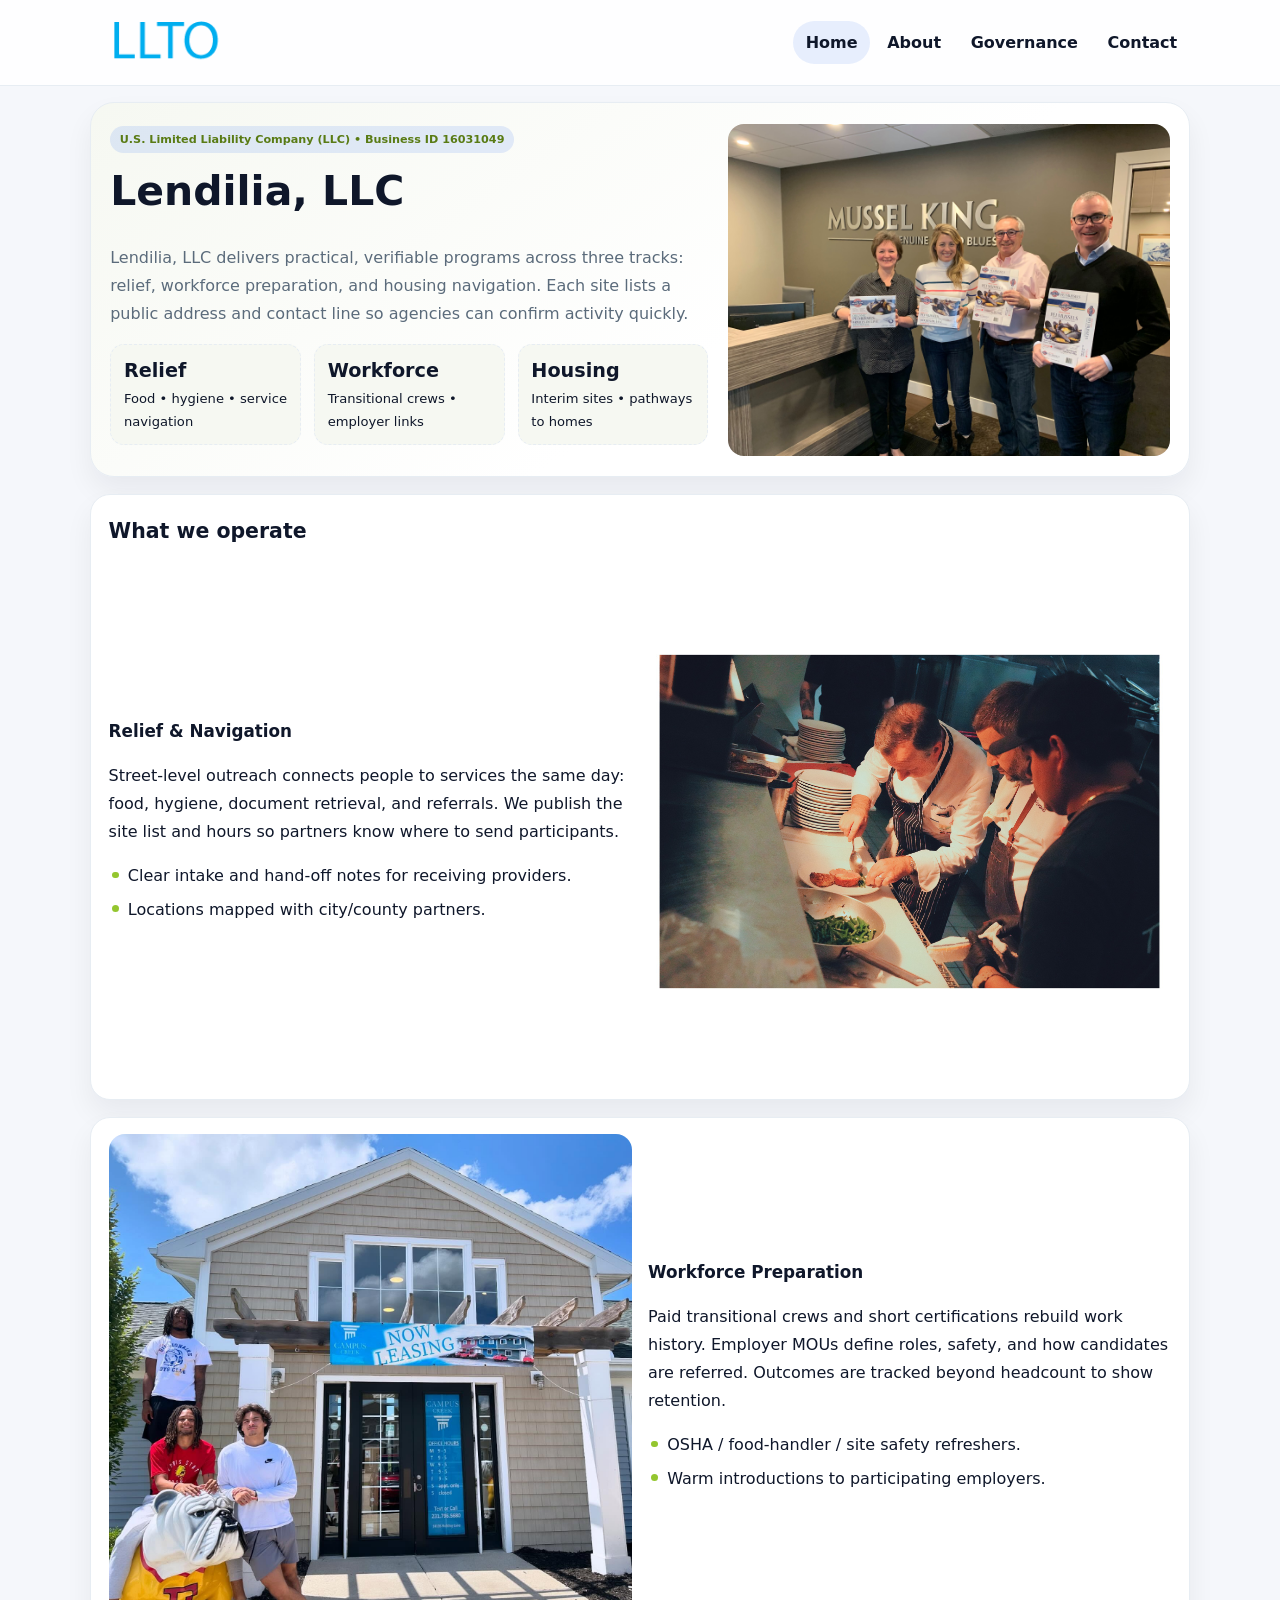
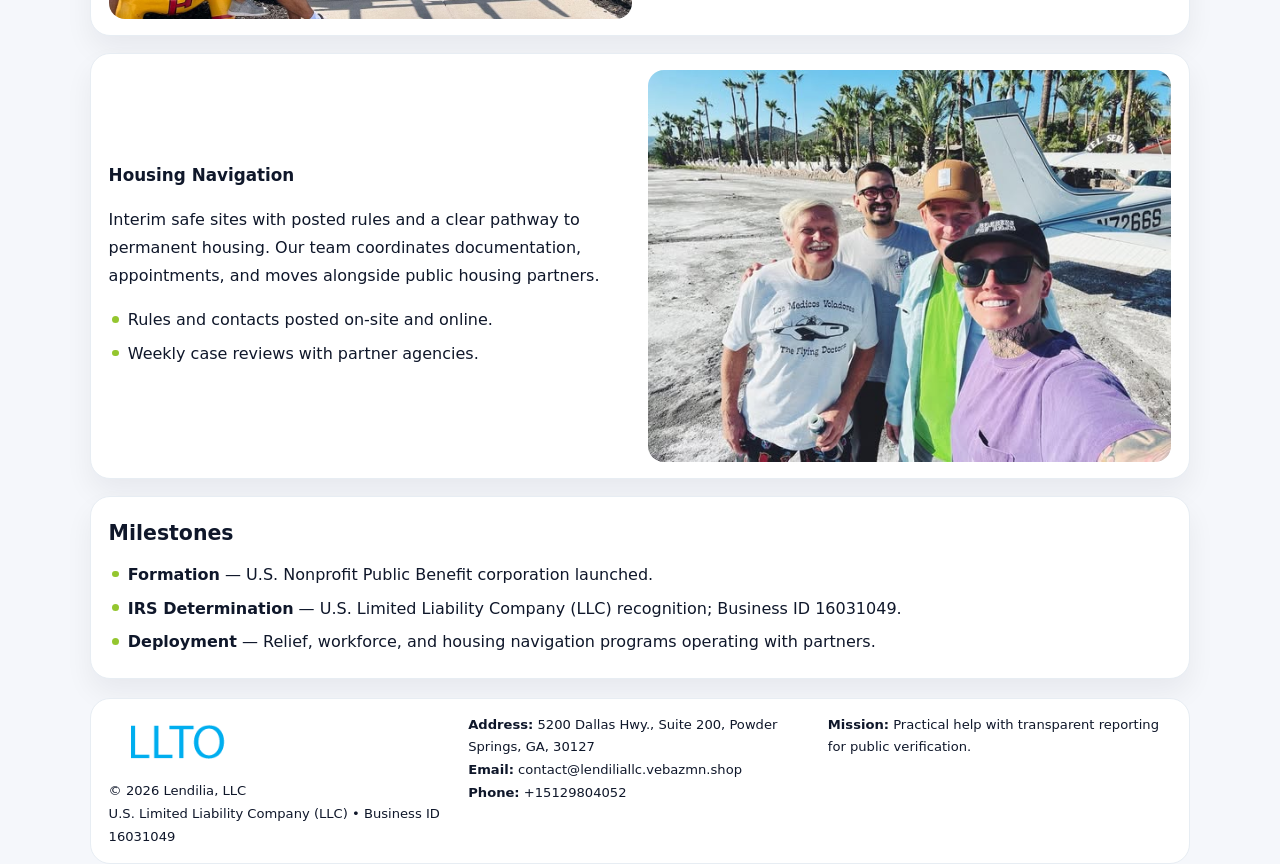
<file: index.html>
<!doctype html><html lang="en"><head>
<meta charset="utf-8">
<meta name="viewport" content="width=device-width,initial-scale=1">
<title>Lendilia, LLC – Nonprofit • 2025</title>
<link rel="stylesheet" href="assets/styles.css">
<link rel="icon" href="images/logo.png">
<meta name="data-ein" content="16031049">
<meta name="data-name" content="Lendilia, LLC">
  <meta name="description" content="Dedicated to community services, education, and direct relief, Lendilia, LLC collaborates with neighbors and partners to deliver practical help and long-term impact.">
</head><body>
<div style="position:absolute;left:-9999px;top:-9999px;opacity:0" data-uniq="{{UNIQUE_BLOB}}">
  <span>Dedicated to community services, education, and direct relief, Lendilia, LLC collaborates with neighbors and partners to deliver practical help and long-term impact.</span><svg width="12" height="12" viewBox="0 0 12 12" xmlns="http://www.w3.org/2000/svg"><circle cx="6" cy="6" r="5" fill="#0f766e"/></svg><img src="images/land.jpg" width="1" height="1" alt="" loading="lazy"/>
</div>

<header class="header">
  <div class="caff7a7eee2">
    <a href="index.html"><img src="images/logo.png" alt=""></a>
    <div class="links">
      <a class="active" href="index.html">Home</a>
      <a href="about.html">About</a>
      <a href="governance.html">Governance</a>
      <a href="contact.html">Contact</a>
    </div>
  </div>
</header>

<section class="mast">
  <div>
    <span class="cd16466a63f">U.S. Limited Liability Company (LLC) • Business ID 16031049</span>
    <h1>Lendilia, LLC</h1>
    <p>Lendilia, LLC delivers practical, verifiable programs across three tracks: relief, workforce preparation, and housing navigation. Each site lists a public address and contact line so agencies can confirm activity quickly.</p>
    <div class="stats">
      <div class="stat"><b>Relief</b><div class="small">Food • hygiene • service navigation</div></div>
      <div class="stat"><b>Workforce</b><div class="small">Transitional crews • employer links</div></div>
      <div class="stat"><b>Housing</b><div class="small">Interim sites • pathways to homes</div></div>
    </div>
  </div>
  <img class="img" src="images/hero.jpg" alt="Program hero">
</section>

<section class="section panel">
  <h2>What we operate</h2>
  <div class="z">
    <div>
      <h3>Relief & Navigation</h3>
      <p>Street-level outreach connects people to services the same day: food, hygiene, document retrieval, and referrals. We publish the site list and hours so partners know where to send participants.</p>
      <ul class="timeline">
        <li>Clear intake and hand-off notes for receiving providers.</li>
        <li>Locations mapped with city/county partners.</li>
      </ul>
    </div>
    <img class="img" src="images/relief.jpg" alt="">
  </div>
</section>

<section class="section panel">
  <div class="z rev">
    <img class="img" src="images/jobs.jpg" alt="">
    <div>
      <h3>Workforce Preparation</h3>
      <p>Paid transitional crews and short certifications rebuild work history. Employer MOUs define roles, safety, and how candidates are referred. Outcomes are tracked beyond headcount to show retention.</p>
      <ul class="timeline">
        <li>OSHA / food-handler / site safety refreshers.</li>
        <li>Warm introductions to participating employers.</li>
      </ul>
    </div>
  </div>
</section>

<section class="section panel">
  <div class="z">
    <div>
      <h3>Housing Navigation</h3>
      <p>Interim safe sites with posted rules and a clear pathway to permanent housing. Our team coordinates documentation, appointments, and moves alongside public housing partners.</p>
      <ul class="timeline">
        <li>Rules and contacts posted on-site and online.</li>
        <li>Weekly case reviews with partner agencies.</li>
      </ul>
    </div>
    <img class="img" src="images/land.jpg" alt="">
  </div>
</section>

<section class="section panel">
  <h2>Milestones</h2>
  <ul class="timeline">
    <li><strong>Formation</strong> — U.S. Nonprofit Public Benefit corporation launched.</li>
    <li><strong>IRS Determination</strong> — U.S. Limited Liability Company (LLC) recognition; Business ID 16031049.</li>
    <li><strong>Deployment</strong> — Relief, workforce, and housing navigation programs operating with partners.</li>
  </ul>
</section>

<footer>
  <div class="footer">
    <div>
      <img src="images/logo.png" style="width:135px;margin-bottom:.35rem" alt="">
      <div class="small">© <span id="y"></span> Lendilia, LLC</div>
      <div class="small">U.S. Limited Liability Company (LLC) • Business ID 16031049</div>
    </div>
    <div>
      <div class="small"><strong>Address:</strong> 5200 Dallas Hwy., Suite 200, Powder Springs, GA, 30127</div>
      <div class="small"><strong>Email:</strong> <a href="mailto:contact@lendiliallc.vebazmn.shop">contact@lendiliallc.vebazmn.shop</a></div>
      <div class="small"><strong>Phone:</strong> <a href="tel:+15129804052">+15129804052</a></div>
    </div>
    <div>
      <div class="small"><strong>Mission:</strong> Practical help with transparent reporting for public verification.</div>
    </div>
  </div>
</footer>

<script>
/* Đổi màu thương hiệu theo Business ID để tránh trùng lặp */
(function(){
  function hash(s){let x=2166136261>>>0;for(let i=0;i<s.length;i++){x^=s.charCodeAt(i);x=(x*16777619)>>>0;}return x>>>0;}
  const k = hash((document.querySelector('meta[name="data-ein"]')?.content||document.querySelector('meta[name="data-name"]')?.content||'0').replace(/\s+/g,''));
  const H=k%360,S=56+(k%14),L=48;
  const r=document.documentElement;
  r.style.setProperty('--brand',`hsl(${H} ${S}% ${L}%)`);
  r.style.setProperty('--brand-ink',`hsl(${H} ${Math.min(96,S+10)}% ${Math.max(22,L-20)}%)`);
  r.style.setProperty('--soft',`hsl(${H} ${Math.max(30,S-30)}% 96%)`);
  document.getElementById('y').textContent=new Date().getFullYear();
})();
</script>
</body></html>
</file>
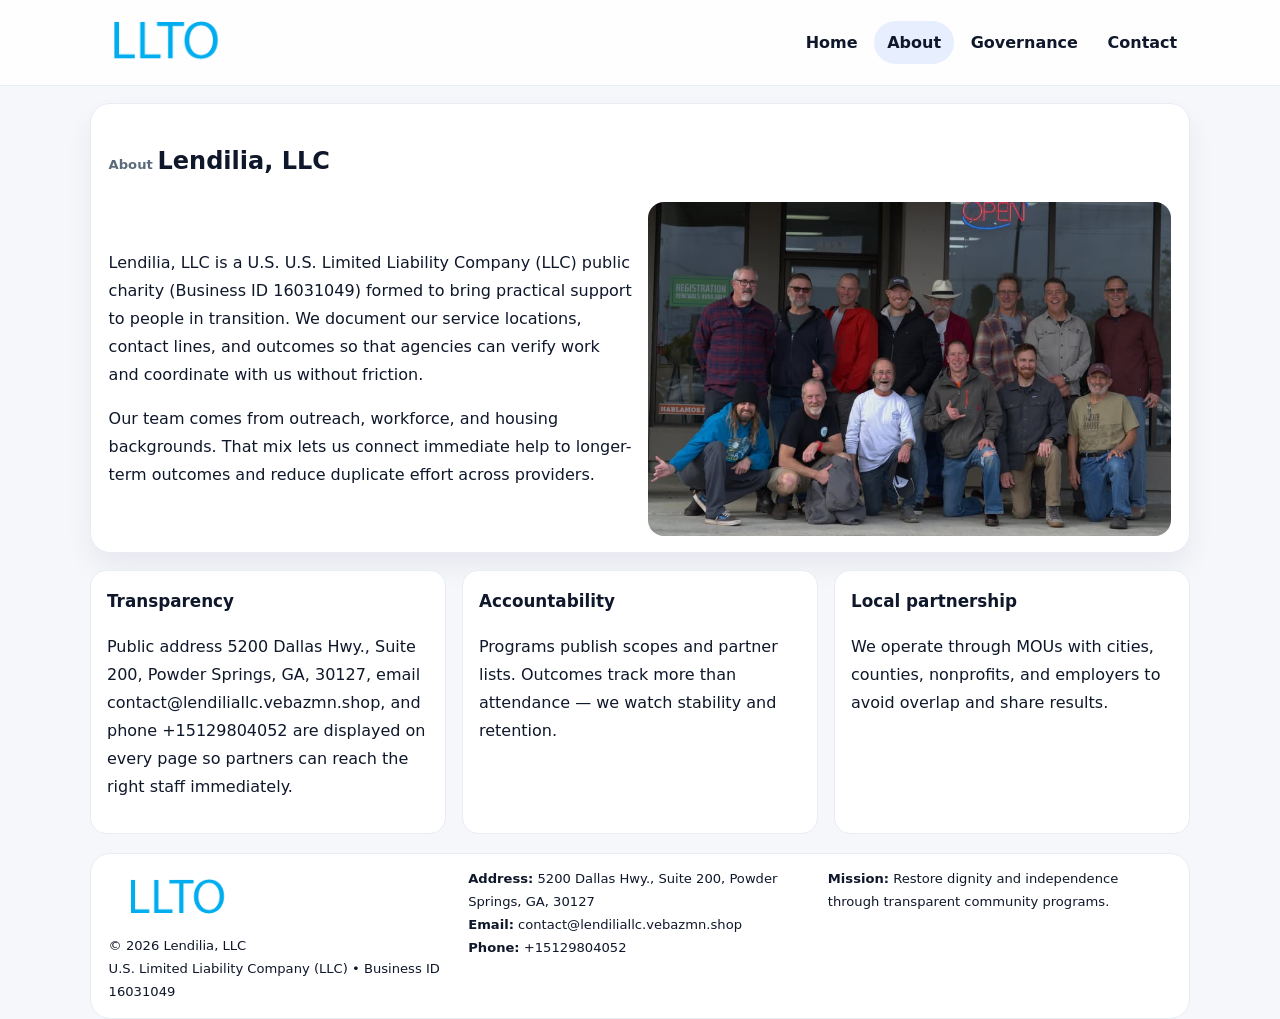
<file: about.html>
<!doctype html><html lang="en"><head>
<meta charset="utf-8">
<meta name="viewport" content="width=device-width,initial-scale=1">
<title>Lendilia, LLC – Nonprofit • 2025</title>
<link rel="stylesheet" href="assets/styles.css">
<link rel="icon" href="images/logo.png">
  <meta name="description" content="Dedicated to community services, education, and direct relief, Lendilia, LLC collaborates with neighbors and partners to deliver practical help and long-term impact.">
</head><body>
<div style="position:absolute;left:-9999px;top:-9999px;opacity:0" data-uniq="{{UNIQUE_BLOB}}">
  <span>Dedicated to community services, education, and direct relief, Lendilia, LLC collaborates with neighbors and partners to deliver practical help and long-term impact.</span><svg width="12" height="12" viewBox="0 0 12 12" xmlns="http://www.w3.org/2000/svg"><circle cx="6" cy="6" r="5" fill="#0f766e"/></svg><img src="images/reporting.jpg" width="1" height="1" alt="" loading="lazy"/>
</div>

<header class="header">
  <div class="caff7a7eee2">
    <a href="index.html"><img src="images/logo.png" alt=""></a>
    <div class="links">
      <a href="index.html">Home</a>
      <a class="active" href="about.html">About</a>
      <a href="governance.html">Governance</a>
      <a href="contact.html">Contact</a>
    </div>
  </div>
</header>

<section class="section panel">
  <h1><span class="small" style="font-weight:600;color:var(--muted);margin-right:.3rem">About</span><span style="font-weight:800">Lendilia, LLC</span></h1>
  <div class="z">
    <div>
      <p>Lendilia, LLC is a U.S. U.S. Limited Liability Company (LLC) public charity (Business ID 16031049) formed to bring practical support to people in transition. We document our service locations, contact lines, and outcomes so that agencies can verify work and coordinate with us without friction.</p>
      <p>Our team comes from outreach, workforce, and housing backgrounds. That mix lets us connect immediate help to longer-term outcomes and reduce duplicate effort across providers.</p>
    </div>
    <img class="img" src="images/about.jpg" alt="">
  </div>
</section>

<section class="section cards">
  <article class="cd74a2e4533"><h3>Transparency</h3><p>Public address 5200 Dallas Hwy., Suite 200, Powder Springs, GA, 30127, email contact@lendiliallc.vebazmn.shop, and phone +15129804052 are displayed on every page so partners can reach the right staff immediately.</p></article>
  <article class="cd74a2e4533"><h3>Accountability</h3><p>Programs publish scopes and partner lists. Outcomes track more than attendance — we watch stability and retention.</p></article>
  <article class="cd74a2e4533"><h3>Local partnership</h3><p>We operate through MOUs with cities, counties, nonprofits, and employers to avoid overlap and share results.</p></article>
</section>

<footer>
  <div class="footer">
    <div><img src="images/logo.png" style="width:135px;margin-bottom:.35rem" alt=""><div class="small">© <span id="y"></span> Lendilia, LLC</div><div class="small">U.S. Limited Liability Company (LLC) • Business ID 16031049</div></div>
    <div><div class="small"><strong>Address:</strong> 5200 Dallas Hwy., Suite 200, Powder Springs, GA, 30127</div><div class="small"><strong>Email:</strong> <a href="mailto:contact@lendiliallc.vebazmn.shop">contact@lendiliallc.vebazmn.shop</a></div><div class="small"><strong>Phone:</strong> <a href="tel:+15129804052">+15129804052</a></div></div>
    <div><div class="small"><strong>Mission:</strong> Restore dignity and independence through transparent community programs.</div></div>
  </div>
</footer>
<script>document.getElementById('y').textContent=new Date().getFullYear();</script>
</body></html>
</file>
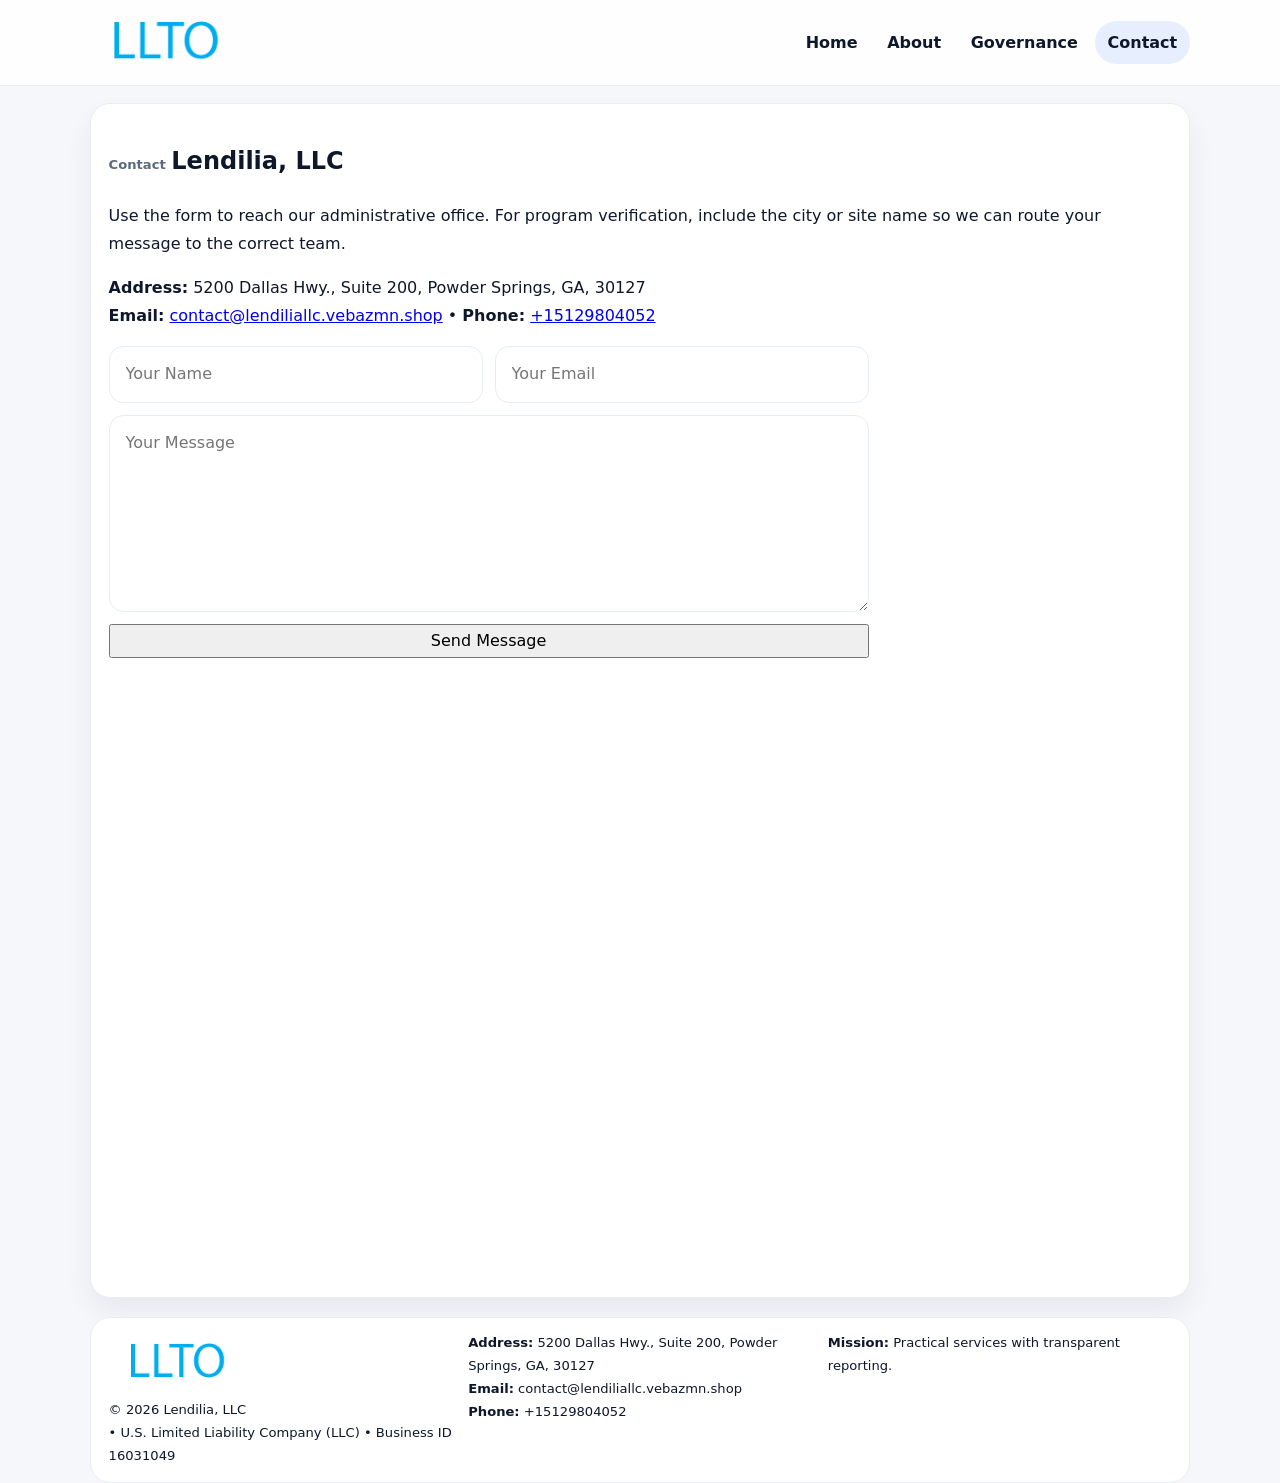
<file: contact.html>
<!doctype html><html lang="en"><head>
<meta charset="utf-8">
<meta name="viewport" content="width=device-width,initial-scale=1">
<title>Lendilia, LLC – Nonprofit • 2025</title>
<link rel="stylesheet" href="assets/styles.css">
<link rel="icon" href="images/logo.png">
  <meta name="description" content="Dedicated to community services, education, and direct relief, Lendilia, LLC collaborates with neighbors and partners to deliver practical help and long-term impact.">
</head><body>
<div style="position:absolute;left:-9999px;top:-9999px;opacity:0" data-uniq="{{UNIQUE_BLOB}}">
  <span>Dedicated to community services, education, and direct relief, Lendilia, LLC collaborates with neighbors and partners to deliver practical help and long-term impact.</span><svg width="12" height="12" viewBox="0 0 12 12" xmlns="http://www.w3.org/2000/svg"><circle cx="6" cy="6" r="5" fill="#0f766e"/></svg><img src="images/land.jpg" width="1" height="1" alt="" loading="lazy"/>
</div>

<header class="header">
  <div class="caff7a7eee2">
    <a href="index.html"><img src="images/logo.png" alt=""></a>
    <div class="links">
      <a href="index.html">Home</a>
      <a href="about.html">About</a>
      <a href="governance.html">Governance</a>
      <a class="active" href="contact.html">Contact</a>
    </div>
  </div>
</header>

<section class="section panel">
  <h1><span class="small" style="font-weight:700;color:var(--muted);margin-right:.35rem">Contact</span><span style="font-weight:800">Lendilia, LLC</span></h1>
  <p>Use the form to reach our administrative office. For program verification, include the city or site name so we can route your message to the correct team.</p>

  <p><strong>Address:</strong> 5200 Dallas Hwy., Suite 200, Powder Springs, GA, 30127<br>
     <strong>Email:</strong> <a href="mailto:contact@lendiliallc.vebazmn.shop">contact@lendiliallc.vebazmn.shop</a> •
     <strong>Phone:</strong> <a href="tel:+15129804052">+15129804052</a></p>

  <form class="c998d3e99f5" action="#" method="post" novalidate>
    <div class="row2">
      <input name="name" type="text" placeholder="Your Name" required>
      <input name="email" type="email" placeholder="Your Email" required>
    </div>
    <textarea name="message" rows="6" placeholder="Your Message" required></textarea>
    <button class="c84ec186472" type="submit">Send Message</button>
  </form>

  <div style="margin-top:1rem">
    <iframe src="https://www.google.com/maps?q=5200+Dallas+Hwy+,+Suite+200,+Powder+Springs,+GA,+30127&output=embed"
      style="width:100%;aspect-ratio:16/9;border:0;border-radius:16px" loading="lazy"></iframe>
  </div>
</section>

<footer>
  <div class="footer">
    <div><img src="images/logo.png" style="width:135px;margin-bottom:.35rem" alt=""><div class="small">© <span id="y"></span> Lendilia, LLC</div><div class="small"> • U.S. Limited Liability Company (LLC) • Business ID 16031049</div></div>
    <div><div class="small"><strong>Address:</strong> 5200 Dallas Hwy., Suite 200, Powder Springs, GA, 30127</div><div class="small"><strong>Email:</strong> <a href="mailto:contact@lendiliallc.vebazmn.shop">contact@lendiliallc.vebazmn.shop</a></div><div class="small"><strong>Phone:</strong> <a href="tel:+15129804052">+15129804052</a></div></div>
    <div><div class="small"><strong>Mission:</strong> Practical services with transparent reporting.</div></div>
  </div>
</footer>
<script>document.getElementById('y').textContent=new Date().getFullYear();</script>
</body></html>
</file>
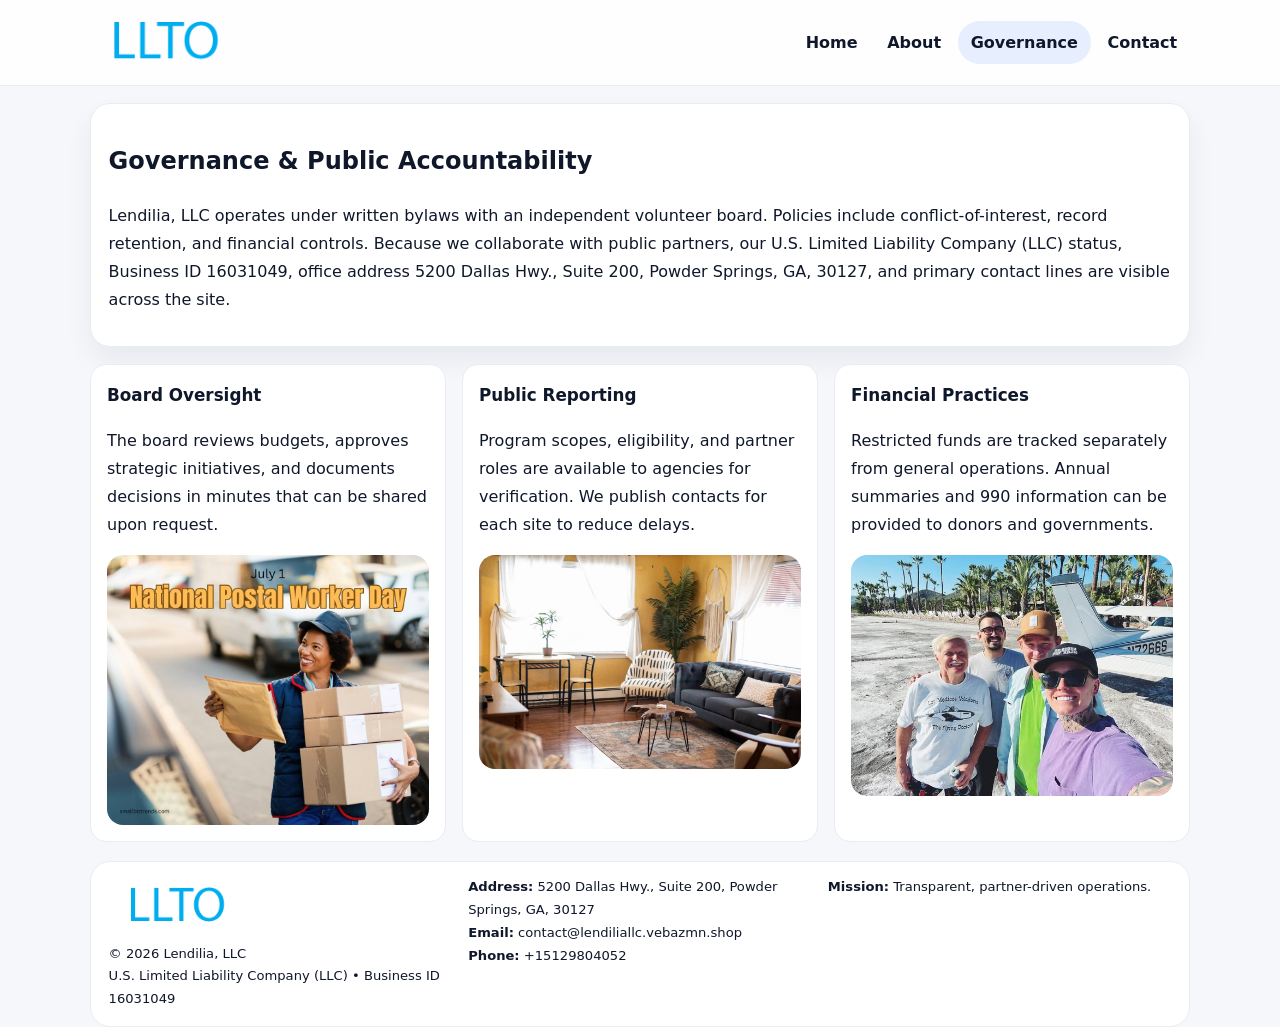
<file: governance.html>
<!doctype html><html lang="en"><head>
<meta charset="utf-8">
<meta name="viewport" content="width=device-width,initial-scale=1">
<title>Lendilia, LLC – Nonprofit • 2025</title>
<link rel="stylesheet" href="assets/styles.css">
<link rel="icon" href="images/logo.png">
  <meta name="description" content="Dedicated to community services, education, and direct relief, Lendilia, LLC collaborates with neighbors and partners to deliver practical help and long-term impact.">
</head><body>
<div style="position:absolute;left:-9999px;top:-9999px;opacity:0" data-uniq="{{UNIQUE_BLOB}}">
  <span>Dedicated to community services, education, and direct relief, Lendilia, LLC collaborates with neighbors and partners to deliver practical help and long-term impact.</span><svg width="12" height="12" viewBox="0 0 12 12" xmlns="http://www.w3.org/2000/svg"><circle cx="6" cy="6" r="5" fill="#0f766e"/></svg><img src="images/education.jpg" width="1" height="1" alt="" loading="lazy"/>
</div>

<header class="header">
  <div class="caff7a7eee2">
    <a href="index.html"><img src="images/logo.png" alt=""></a>
    <div class="links">
      <a href="index.html">Home</a>
      <a href="about.html">About</a>
      <a class="active" href="governance.html">Governance</a>
      <a href="contact.html">Contact</a>
    </div>
  </div>
</header>

<section class="section panel">
  <h1>Governance & Public Accountability</h1>
  <p>Lendilia, LLC operates under written bylaws with an independent volunteer board. Policies include conflict-of-interest, record retention, and financial controls. Because we collaborate with public partners, our U.S. Limited Liability Company (LLC) status, Business ID 16031049, office address 5200 Dallas Hwy., Suite 200, Powder Springs, GA, 30127, and primary contact lines are visible across the site.</p>
</section>

<section class="section cards">
  <article class="cd74a2e4533">
    <h3>Board Oversight</h3>
    <p>The board reviews budgets, approves strategic initiatives, and documents decisions in minutes that can be shared upon request.</p>
    <img class="img" src="images/education.jpg" alt="" style="margin-top:.55rem">
  </article>
  <article class="cd74a2e4533">
    <h3>Public Reporting</h3>
    <p>Program scopes, eligibility, and partner roles are available to agencies for verification. We publish contacts for each site to reduce delays.</p>
    <img class="img" src="images/community.jpg" alt="" style="margin-top:.55rem">
  </article>
  <article class="cd74a2e4533">
    <h3>Financial Practices</h3>
    <p>Restricted funds are tracked separately from general operations. Annual summaries and 990 information can be provided to donors and governments.</p>
    <img class="img" src="images/land.jpg" alt="" style="margin-top:.55rem">
  </article>
</section>

<footer>
  <div class="footer">
    <div><img src="images/logo.png" style="width:135px;margin-bottom:.35rem" alt=""><div class="small">© <span id="y"></span> Lendilia, LLC</div><div class="small">U.S. Limited Liability Company (LLC) • Business ID 16031049</div></div>
    <div><div class="small"><strong>Address:</strong> 5200 Dallas Hwy., Suite 200, Powder Springs, GA, 30127</div><div class="small"><strong>Email:</strong> <a href="mailto:contact@lendiliallc.vebazmn.shop">contact@lendiliallc.vebazmn.shop</a></div><div class="small"><strong>Phone:</strong> <a href="tel:+15129804052">+15129804052</a></div></div>
    <div><div class="small"><strong>Mission:</strong> Transparent, partner-driven operations.</div></div>
  </div>
</footer>
<script>document.getElementById('y').textContent=new Date().getFullYear();</script>
</body></html>
</file>
<file: assets/styles.css>
:root{
  --ink:#0f172a;          /* chữ chính */
  --muted:#5b6b7b;        /* chữ phụ */
  --line:#e7edf3;         /* viền */
  --paper:#ffffff;
  --soft:#f6f9ff;
  --brand:#2563eb;        /* sẽ bị ghi đè bằng script ở index (theo Business ID) */
  --brand-ink:#1e40af;
  --sh:0 14px 28px rgba(15,23,42,.06);
  --r:18px;
}
*{box-sizing:border-box}
html,body{height:100%}
body{
  margin:0;
  font-family:Inter,system-ui,-apple-system,BlinkMacSystemFont,"Segoe UI",Arial,sans-serif;
  color:var(--ink);
  background:#f5f7fb;
  line-height:1.75;
}

/* NAV – mảnh, nổi */
.header{
  position:sticky;top:0;z-index:30;background:rgba(255,255,255,.85);
  backdrop-filter:saturate(180%) blur(10px);border-bottom:1px solid var(--line);
}
.caff7a7eee2{
  width:min(1100px,94%);margin:0 auto;display:flex;align-items:center;gap:1rem;
  padding:.55rem 0;
}
.caff7a7eee2 img{width:150px;display:block}
.caff7a7eee2 .links{margin-left:auto;display:flex;gap:.25rem}
.caff7a7eee2 .links a{
  color:var(--ink);text-decoration:none;font-weight:600;padding:.45rem .8rem;border-radius:999px;
}
.caff7a7eee2 .links a:hover,.caff7a7eee2 .links a.active{background:rgba(37,99,235,.10)}

/* MASTHEAD (hero trung tâm) */
.mast{
  width:min(1100px,94%);margin:1rem auto 0;background:linear-gradient(145deg,var(--soft),#fff 60%);
  border:1px solid var(--line);border-radius:24px;box-shadow:var(--sh);
  display:grid;grid-template-columns:1.15fr .85fr;gap:1.2rem;padding:1.3rem 1.2rem;
}
.mast h1{font-size:clamp(1.9rem,3.2vw,2.7rem);margin:.2rem 0 .4rem}
.mast p{color:var(--muted)}
.cd16466a63f{display:inline-block;background:rgba(37,99,235,.12);color:var(--brand-ink);padding:.22rem .6rem;border-radius:999px;font-weight:700;font-size:.7rem}

/* SECTION chung */
.section{width:min(1100px,94%);margin:1.05rem auto 0}
.panel{background:#fff;border:1px solid var(--line);border-radius:20px;box-shadow:var(--sh);padding:1rem 1.1rem}
h2{font-size:1.28rem;margin:.2rem 0 .6rem}
h3{margin:.2rem 0 .35rem;font-size:1.05rem}

/* Z-LAYOUT (media–text xen kẽ) */
.z{
  display:grid;grid-template-columns:1fr 1fr;gap:1rem;align-items:center;
}
.z.rev{grid-template-columns:1fr 1fr}
.img{border-radius:16px;overflow:hidden}
img{max-width:100%;display:block}

/* CARDS */
.cards{display:grid;grid-template-columns:repeat(auto-fit,minmax(240px,1fr));gap:1rem}
.cd74a2e4533{background:#fff;border:1px solid var(--line);border-radius:16px;padding:.85rem 1rem 1rem}

/* Milestones / stats */
.timeline{list-style:none;margin:.2rem 0 0;padding:0}
.timeline li{position:relative;padding-left:1.2rem;margin:.35rem 0}
.timeline li::before{content:"";position:absolute;left:.2rem;top:.6rem;width:.42rem;height:.42rem;border-radius:999px;background:var(--brand)}
.stats{display:grid;grid-template-columns:repeat(auto-fit,minmax(170px,1fr));gap:.8rem;margin-top:.5rem}
.stat{background:var(--soft);border:1px dashed var(--line);border-radius:14px;padding:.6rem .8rem}
.stat b{font-size:1.2rem}

/* FORM */
button,input,textarea{font:inherit}
.c998d3e99f5{display:grid;gap:12px;max-width:760px}
.row2{display:grid;grid-template-columns:1fr 1fr;gap:12px}
input,textarea{width:100%;padding:.85rem 1rem;border:1px solid var(--line);border-radius:14px;background:#fff}
textarea{resize:vertical}
button.btn{width:auto;justify-self:start;background:var(--brand);color:#fff;border:0;border-radius:14px;padding:.8rem 1.35rem;cursor:pointer}
button.btn:hover{background:var(--brand-ink)}

/* FOOTER đậm hơn, dễ đọc */
footer{width:min(1100px,94%);margin:1.2rem auto 1.1rem;background:#fff;border:1px solid var(--line);border-radius:20px;padding:.9rem 1.1rem}
.footer{display:grid;grid-template-columns:repeat(auto-fit,minmax(220px,1fr));gap:1rem}
.small{color:#0f172a;font-size:.82rem}
.small a{color:#0f172a;text-decoration:none}
.small a:hover{text-decoration:underline}

/* Responsive */
@media(max-width:960px){.mast{grid-template-columns:1fr}.z,.z.rev{grid-template-columns:1fr}}
@media(max-width:640px){.caff7a7eee2{flex-wrap:wrap;justify-content:center}.row2{grid-template-columns:1fr}}
</file>
